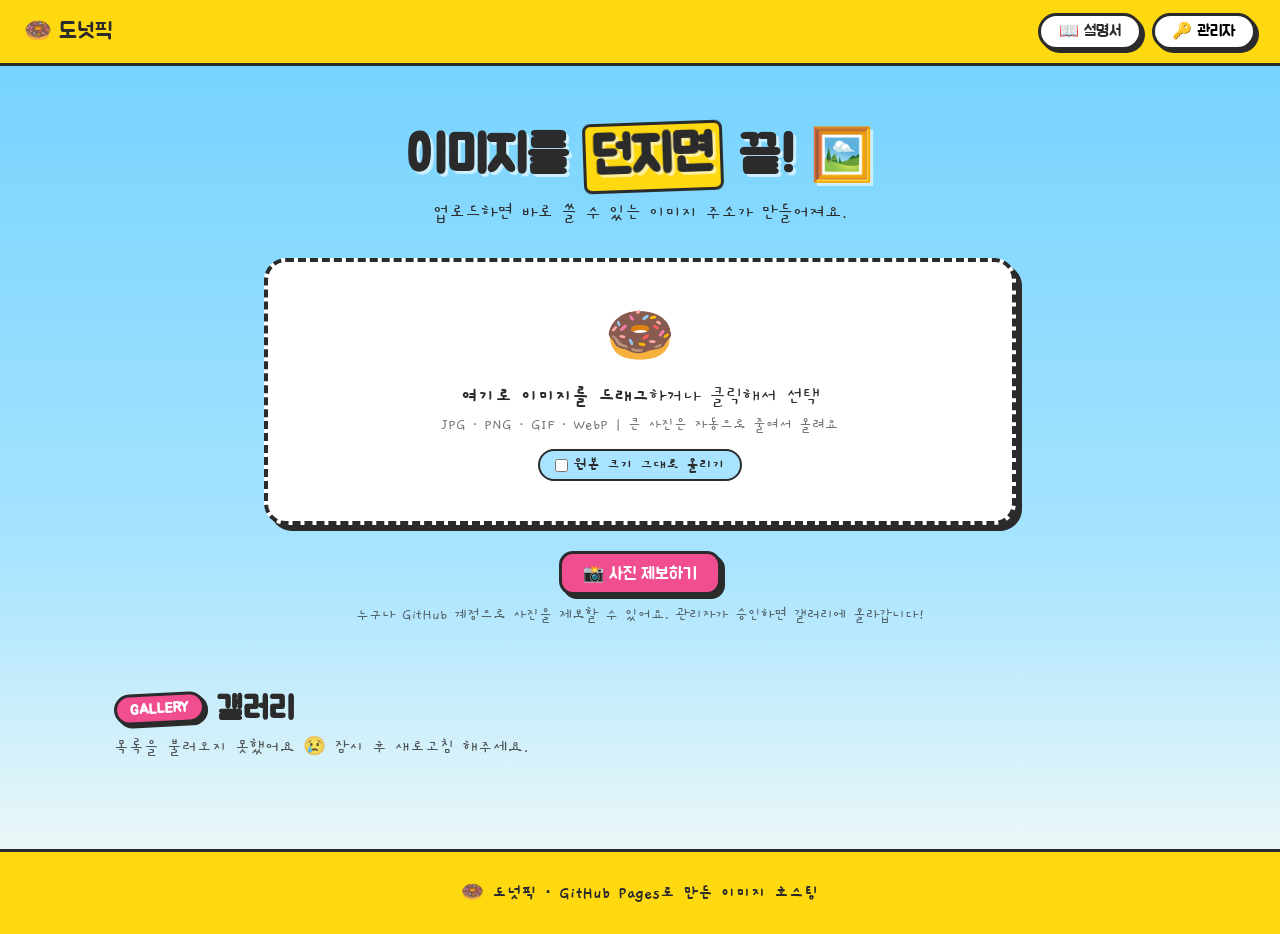
<file: index.html>
<!DOCTYPE html>
<html lang="ko">
<head>
  <meta charset="UTF-8">
  <meta name="viewport" content="width=device-width, initial-scale=1.0">
  <title>🍩 도넛픽 - 나만의 이미지 호스팅</title>
  <meta name="description" content="드래그하면 업로드 끝! GitHub 기반 무료 이미지 호스팅">
  <link rel="preconnect" href="https://fonts.googleapis.com">
  <link rel="preconnect" href="https://fonts.gstatic.com" crossorigin>
  <link href="https://fonts.googleapis.com/css2?family=Jua&family=Gaegu:wght@400;700&display=swap" rel="stylesheet">
  <link rel="stylesheet" href="css/style.css">
  <link rel="icon" href="data:image/svg+xml,<svg xmlns='http://www.w3.org/2000/svg' viewBox='0 0 100 100'><text y='.9em' font-size='90'>🍩</text></svg>">
</head>
<body>

  <!-- 구름 배경 -->
  <div class="sky">
    <div class="cloud cloud-1"></div>
    <div class="cloud cloud-2"></div>
    <div class="cloud cloud-3"></div>
  </div>

  <!-- 네비게이션 -->
  <nav class="nav">
    <a href="#" class="nav-logo">🍩 도넛픽</a>
    <div class="nav-links">
      <a class="nav-btn" href="manual.html" style="text-decoration:none; color:var(--ink); display:inline-block;">📖 설명서</a>
      <button class="nav-btn" id="settings-btn">🔑 관리자</button>
    </div>
  </nav>

  <!-- 히어로 + 업로드 -->
  <header class="hero">
    <h1 class="hero-title">이미지를 <span class="highlight">던지면</span> 끝! 🖼️</h1>
    <p class="hero-sub">업로드하면 바로 쓸 수 있는 이미지 주소가 만들어져요.</p>

    <div class="dropzone" id="dropzone">
      <div class="dropzone-inner">
        <div class="dropzone-emoji">🍩</div>
        <p class="dropzone-text"><strong>여기로 이미지를 드래그</strong>하거나 클릭해서 선택</p>
        <p class="dropzone-hint">JPG · PNG · GIF · WebP | 큰 사진은 자동으로 줄여서 올려요</p>
        <label class="resize-toggle">
          <input type="checkbox" id="keep-original"> 원본 크기 그대로 올리기
        </label>
      </div>
      <input type="file" id="file-input" accept="image/*" multiple hidden>
    </div>

    <div class="upload-status" id="upload-status" hidden></div>

    <div class="guest-upload">
      <a class="btn btn-pink" href="https://github.com/aisays/aisays.github.io/issues/new?template=photo.yml" target="_blank" rel="noopener">📸 사진 제보하기</a>
      <p class="guest-hint">누구나 GitHub 계정으로 사진을 제보할 수 있어요. 관리자가 승인하면 갤러리에 올라갑니다!</p>
    </div>
  </header>

  <!-- 갤러리 -->
  <main class="section">
    <h2 class="section-title"><span class="title-chip chip-pink">GALLERY</span> 갤러리</h2>
    <p class="section-sub" id="gallery-count">사진을 불러오는 중... ⏳</p>
    <div class="gallery" id="gallery"></div>
    <p class="gallery-empty" id="gallery-empty" hidden>아직 사진이 없어요. 첫 이미지를 올려 보세요! 🎈</p>
  </main>

  <!-- 사진 크게 보기 -->
  <div class="modal" id="lightbox" hidden>
    <div class="modal-box lightbox-box">
      <button class="modal-close" id="lightbox-close" aria-label="닫기">✕</button>
      <img class="lightbox-img" id="lightbox-img" alt="">
      <p class="lightbox-name" id="lightbox-name"></p>
      <div class="lightbox-actions">
        <button class="btn btn-blue" id="copy-url">🔗 이미지 주소 복사</button>
        <button class="btn btn-pink" id="copy-md">📝 마크다운 복사</button>
        <button class="btn btn-danger" id="delete-img" hidden>🗑️ 삭제</button>
      </div>
      <p class="lightbox-hint">방금 올린 사진의 주소는 반영까지 1분 정도 걸릴 수 있어요.</p>
    </div>
  </div>

  <!-- 관리자 설정 -->
  <div class="modal" id="settings-modal" hidden>
    <div class="modal-box">
      <button class="modal-close" id="settings-close" aria-label="닫기">✕</button>
      <h2 class="modal-title">🔑 관리자 설정</h2>
      <p class="settings-desc">
        업로드하려면 GitHub 토큰이 필요해요. 토큰은 <strong>이 브라우저에만</strong> 저장됩니다.<br><br>
        <strong>토큰 만드는 법:</strong> GitHub → Settings → Developer settings →
        Fine-grained tokens → Generate new token →
        Repository access에서 <code>aisays.github.io</code>만 선택 →
        Permissions에서 <code>Contents: Read and write</code> → 생성 후 복사
      </p>
      <input type="password" class="token-input" id="token-input" placeholder="github_pat_... 붙여넣기">
      <div class="lightbox-actions">
        <button class="btn btn-blue" id="token-save">저장</button>
        <button class="btn btn-danger" id="token-clear">토큰 삭제</button>
      </div>
      <p class="settings-status" id="settings-status"></p>
    </div>
  </div>

  <div class="toast" id="toast" hidden></div>

  <footer class="footer">
    <p>🍩 도넛픽 · GitHub Pages로 만든 이미지 호스팅</p>
  </footer>

  <script src="js/app.js"></script>
</body>
</html>
</file>
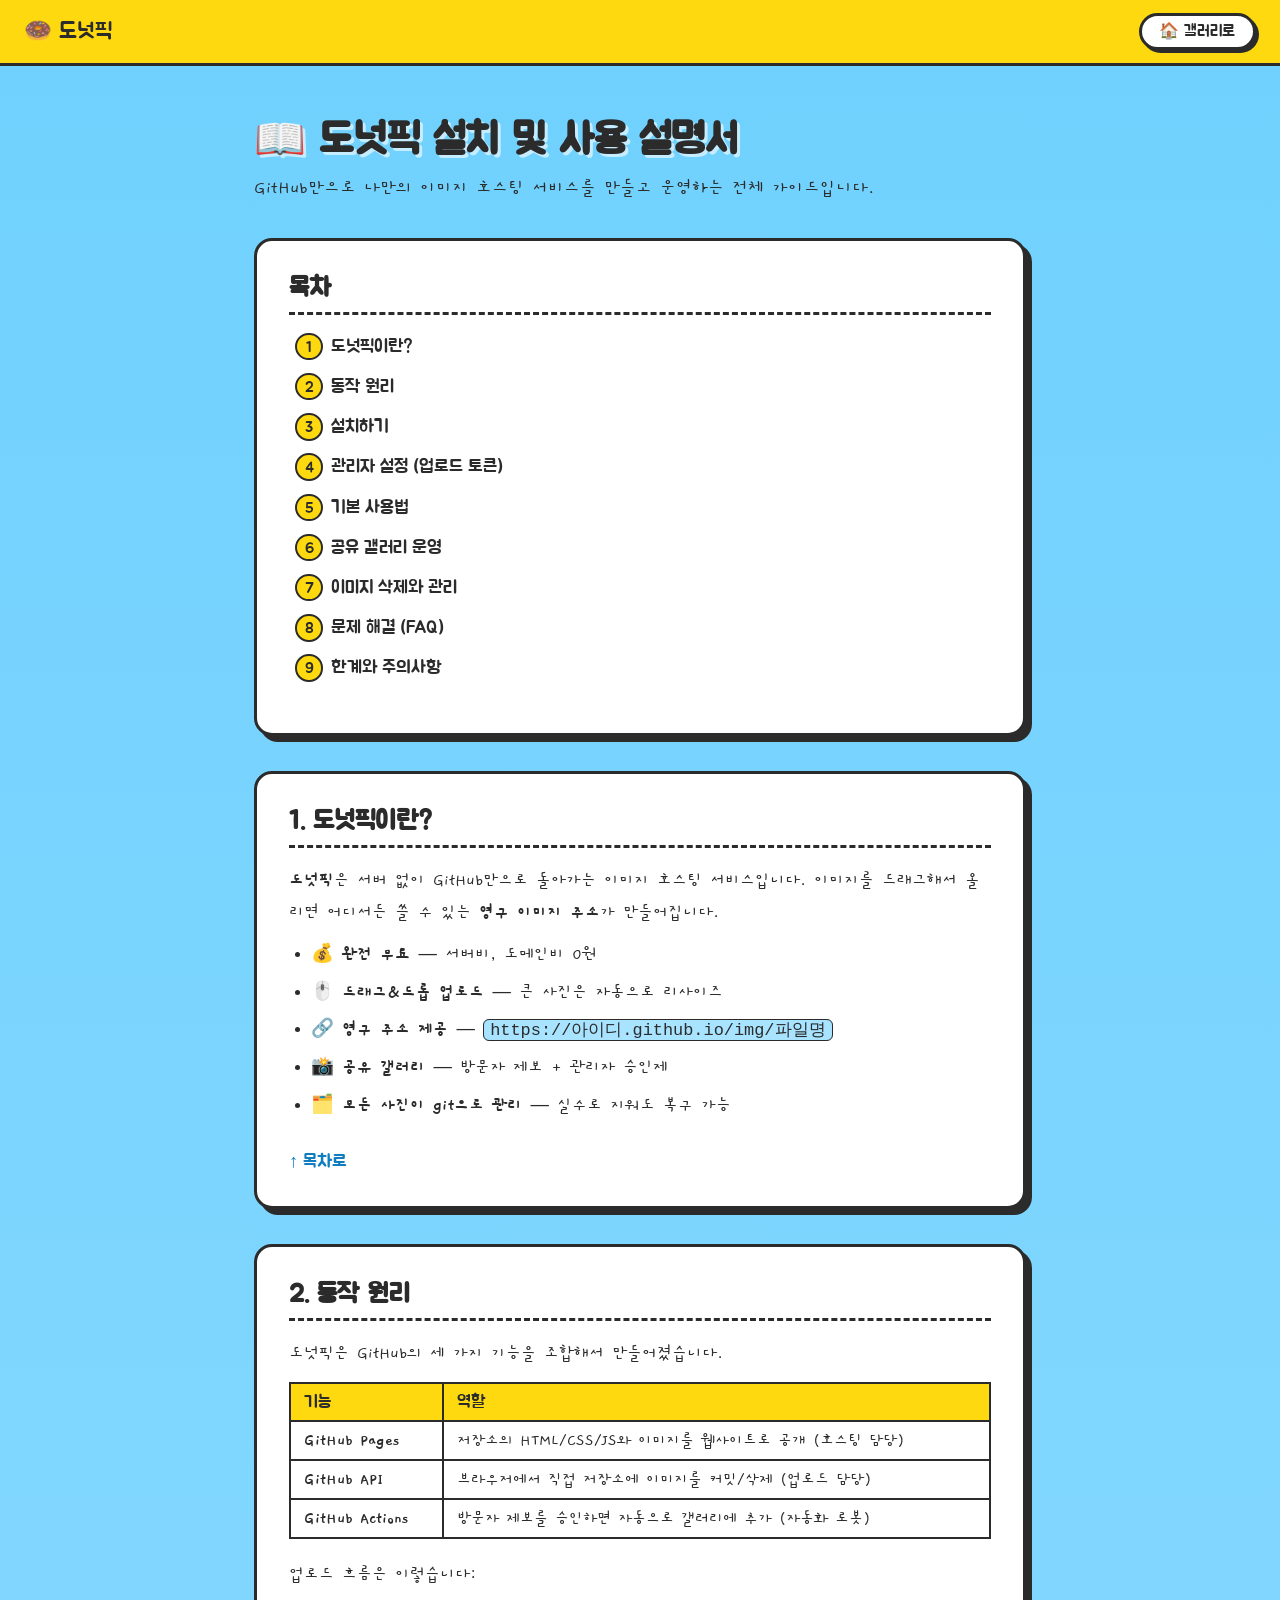
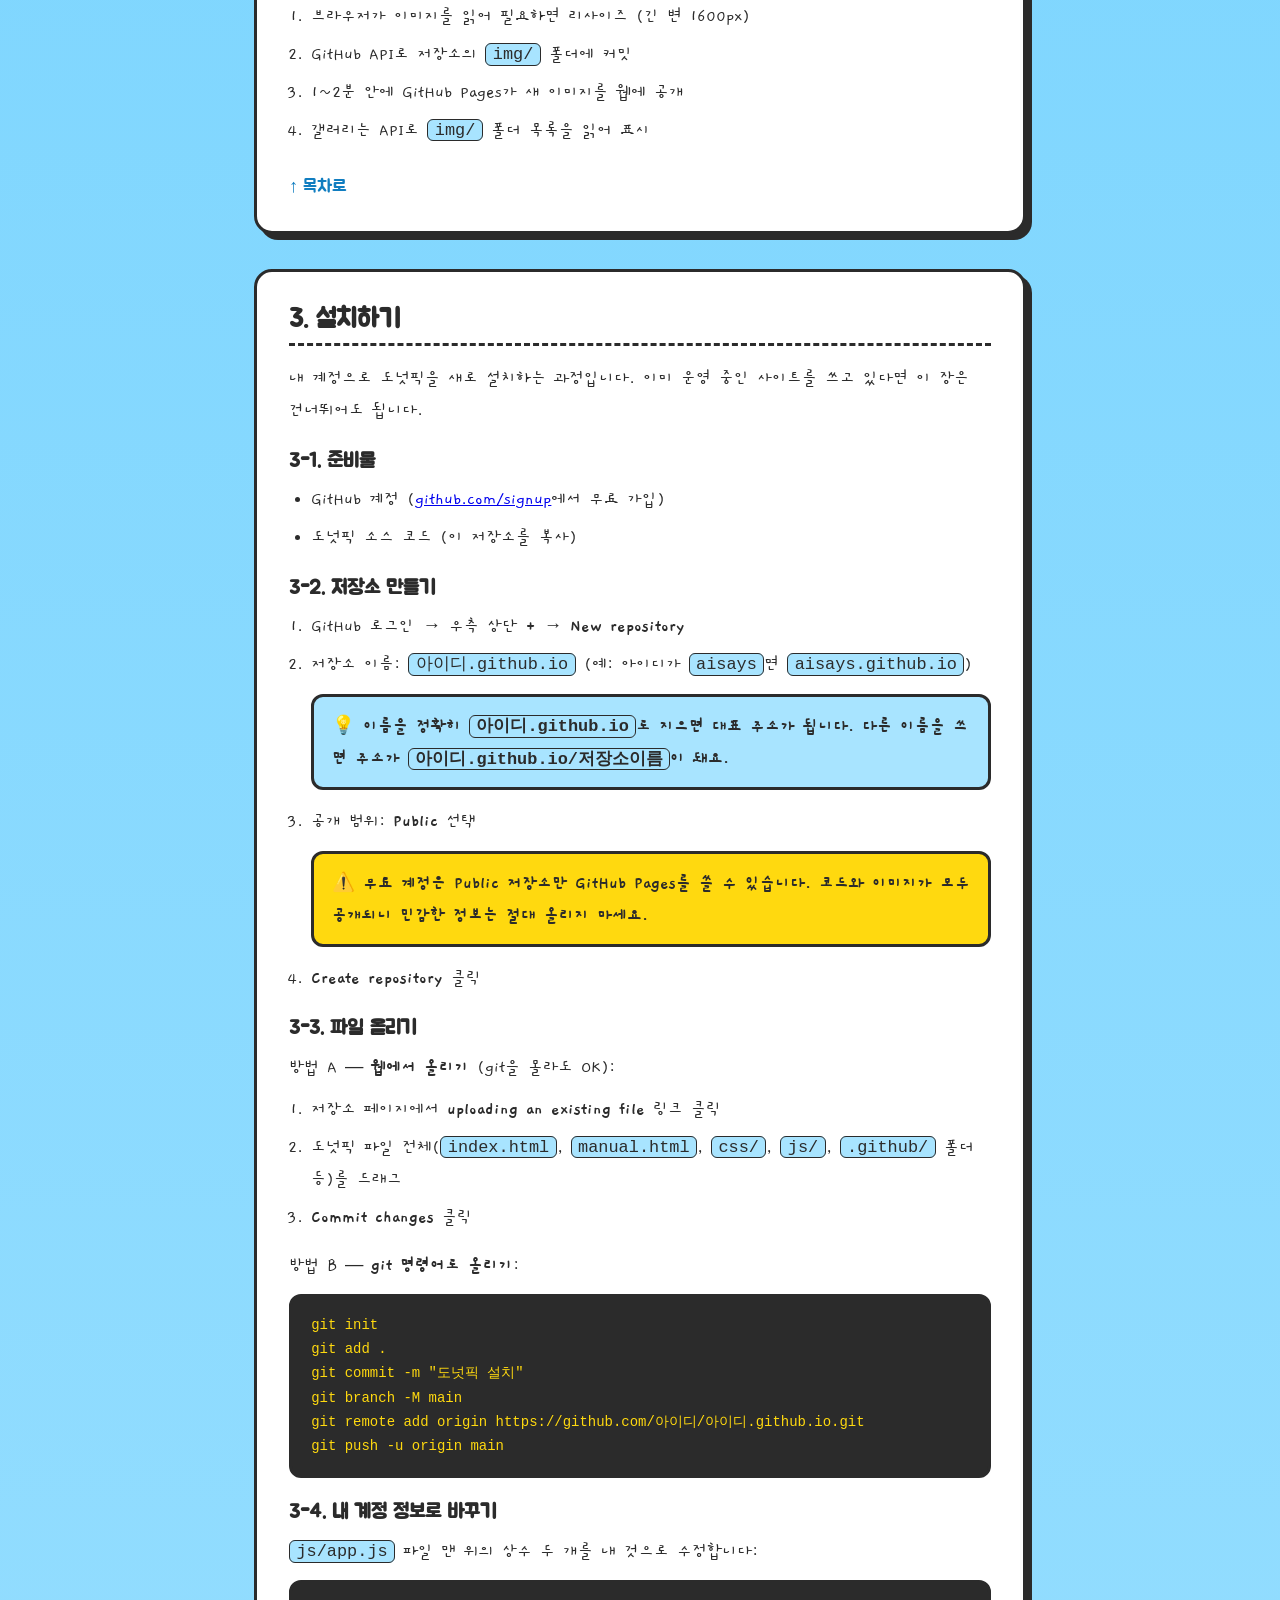
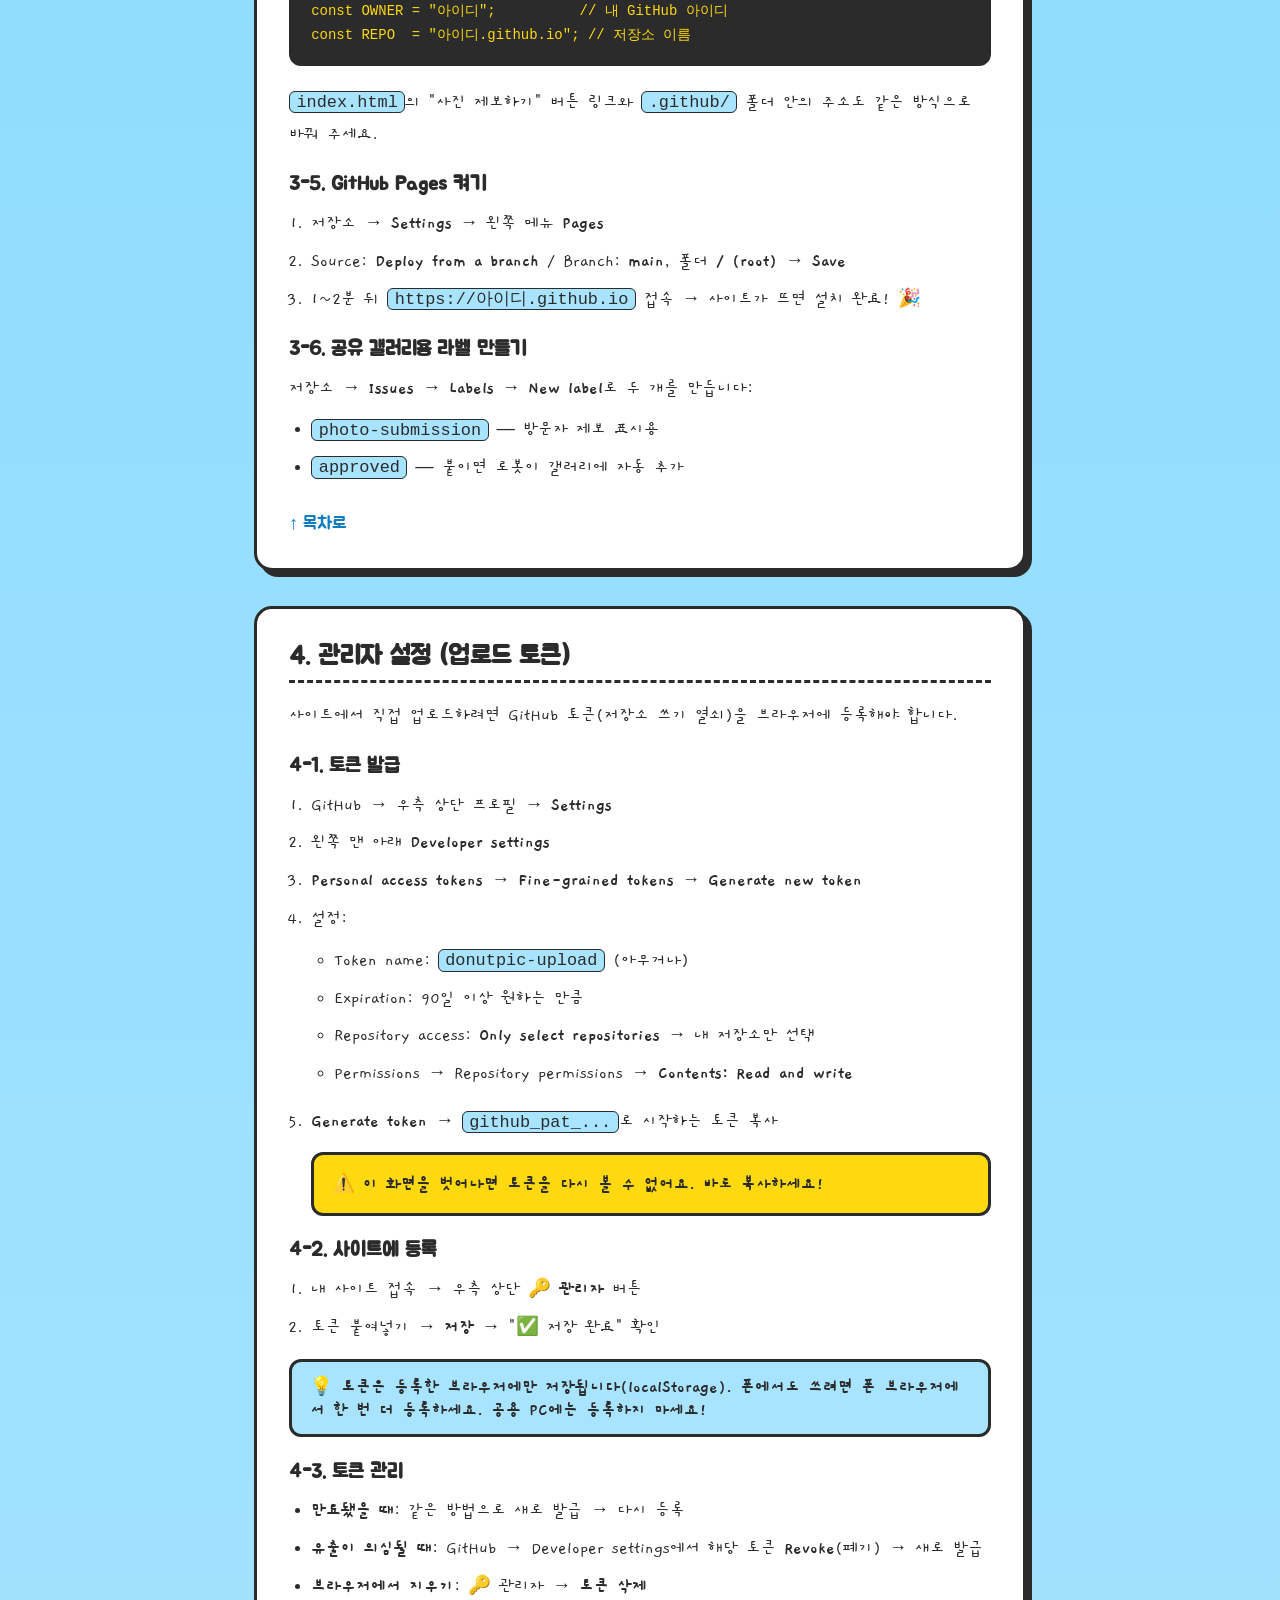
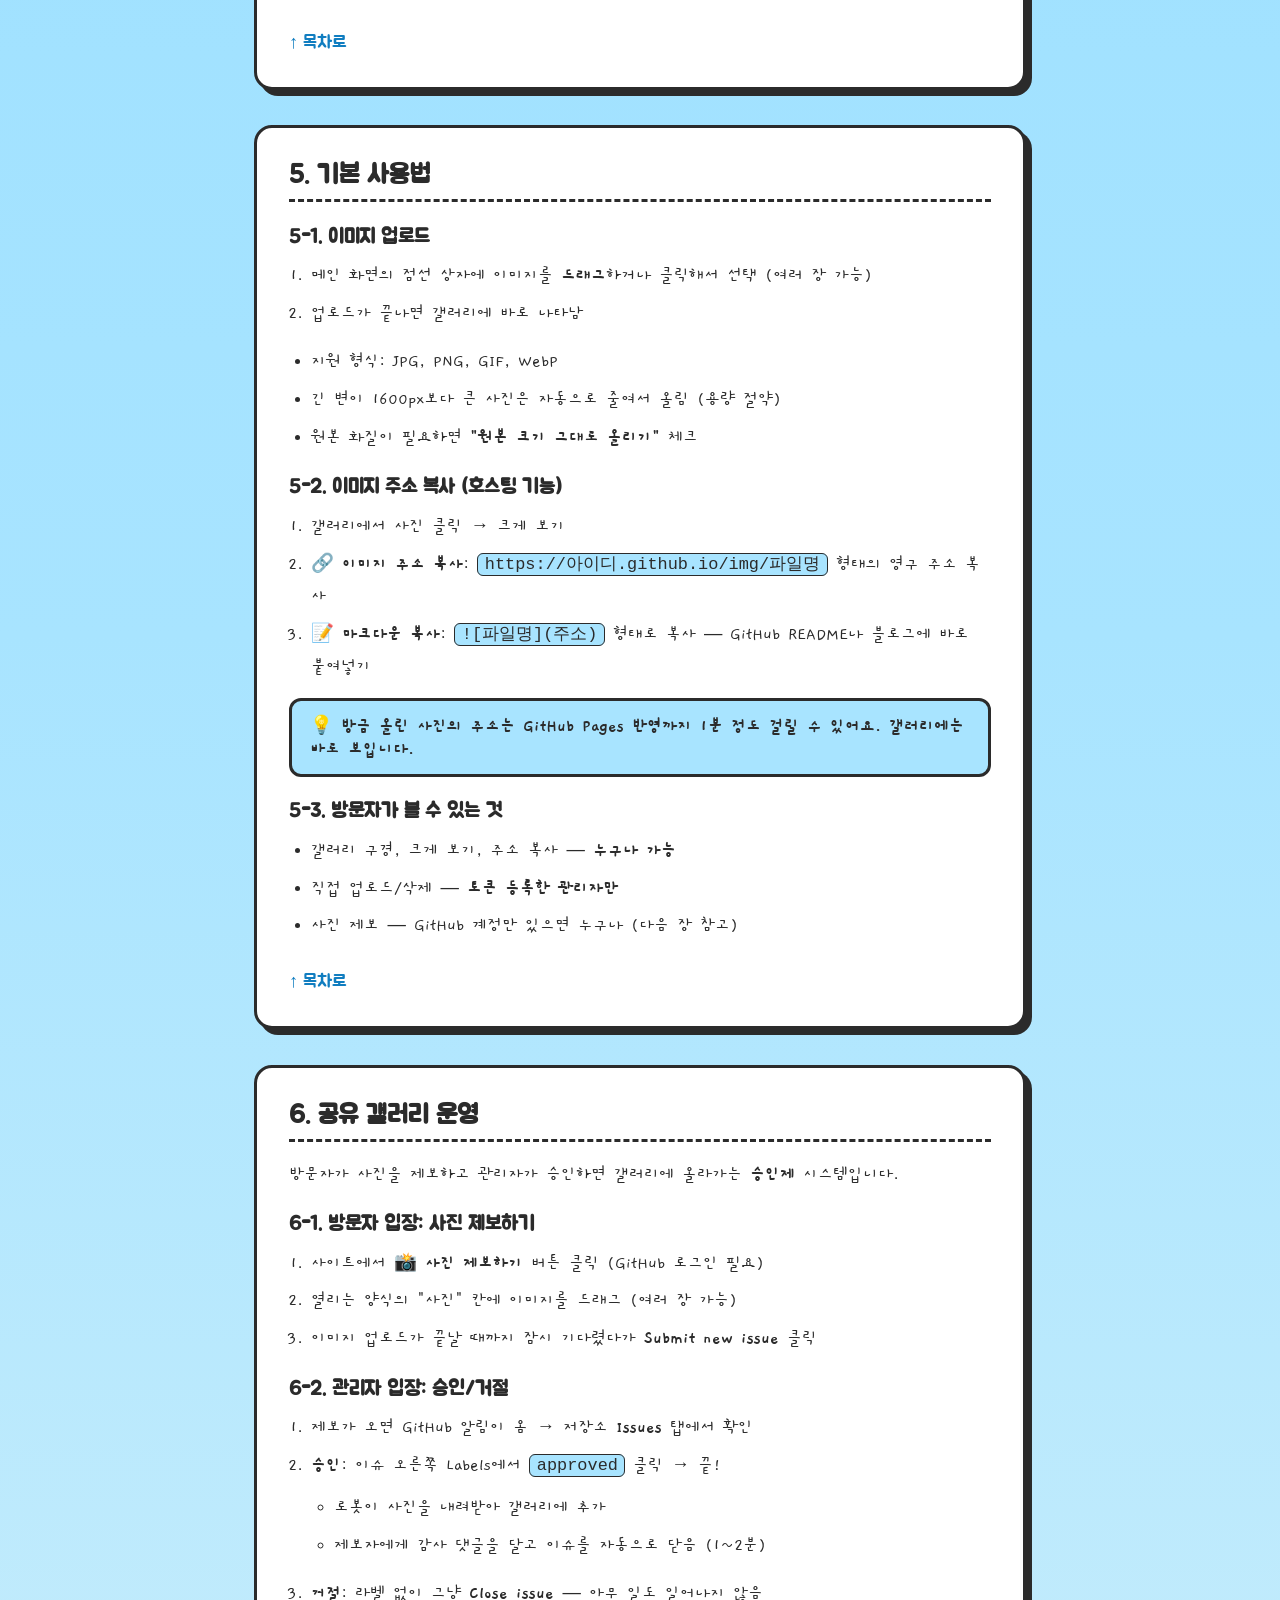
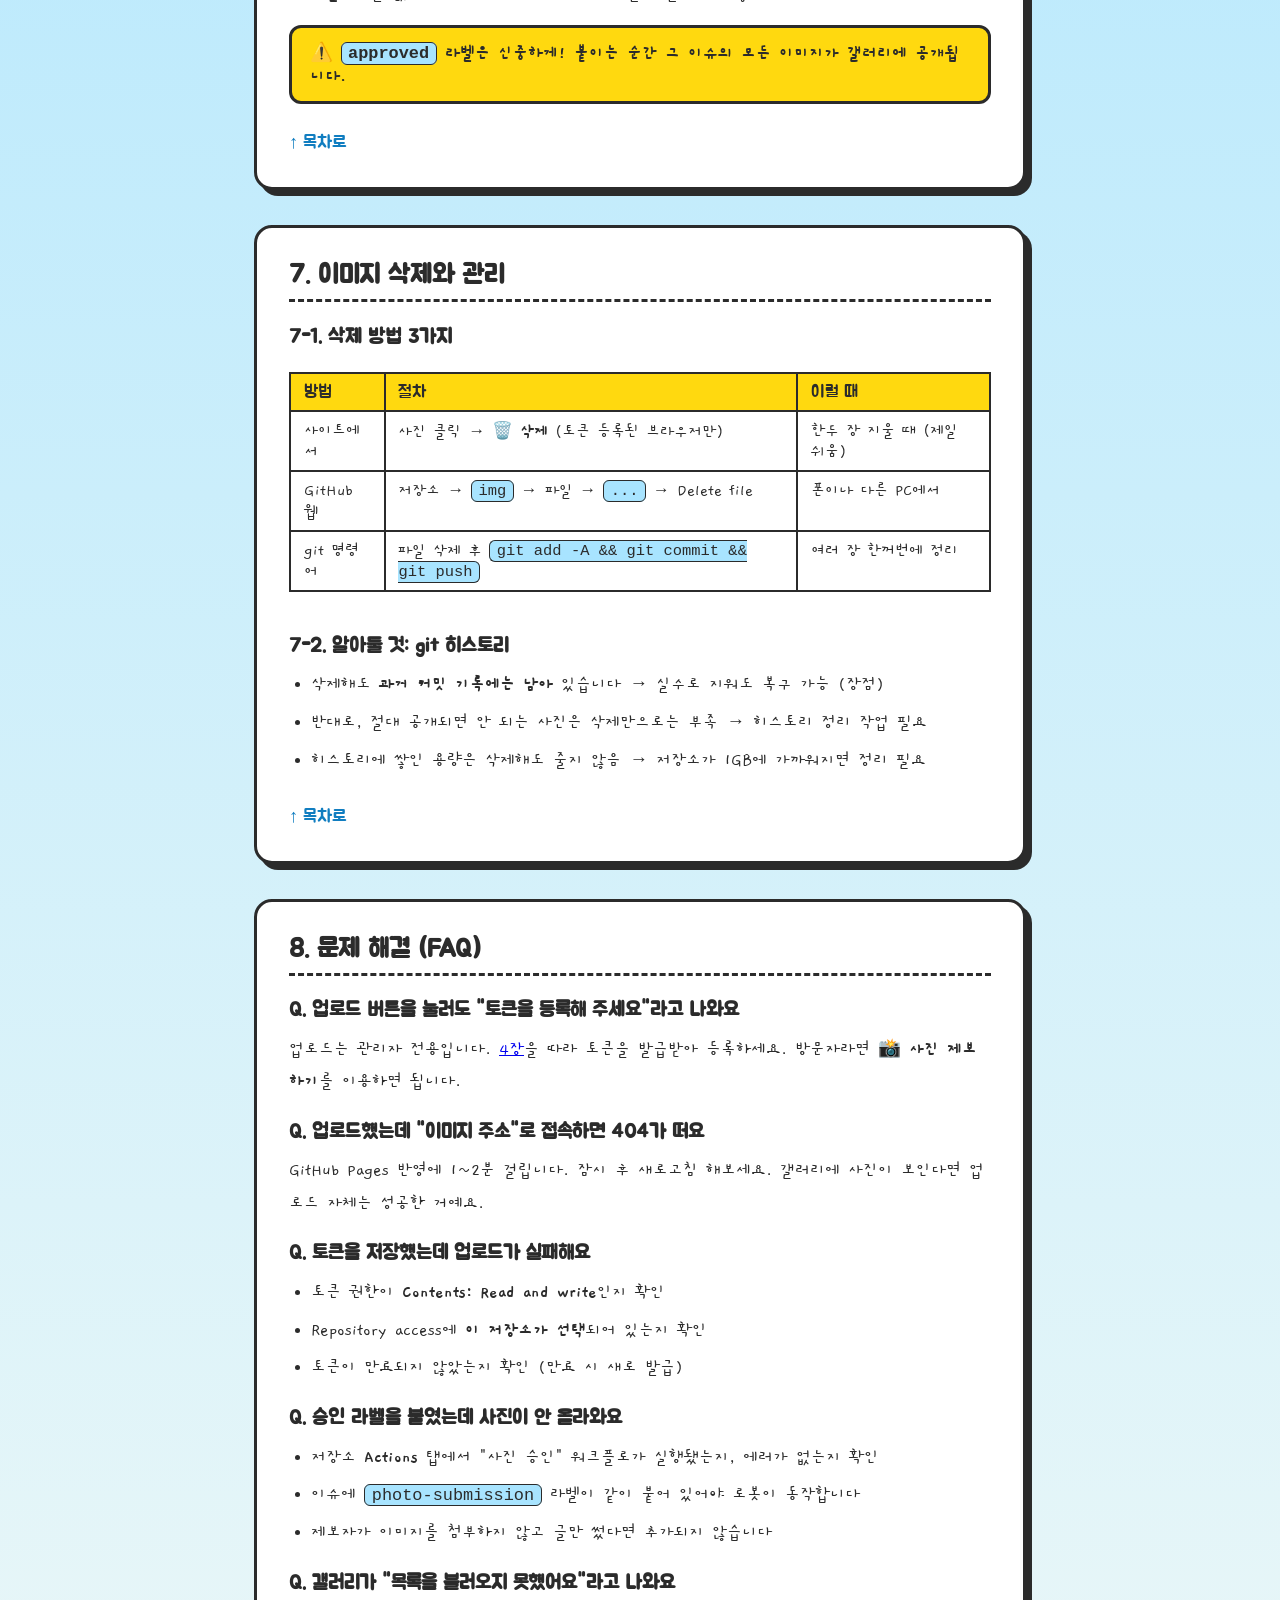
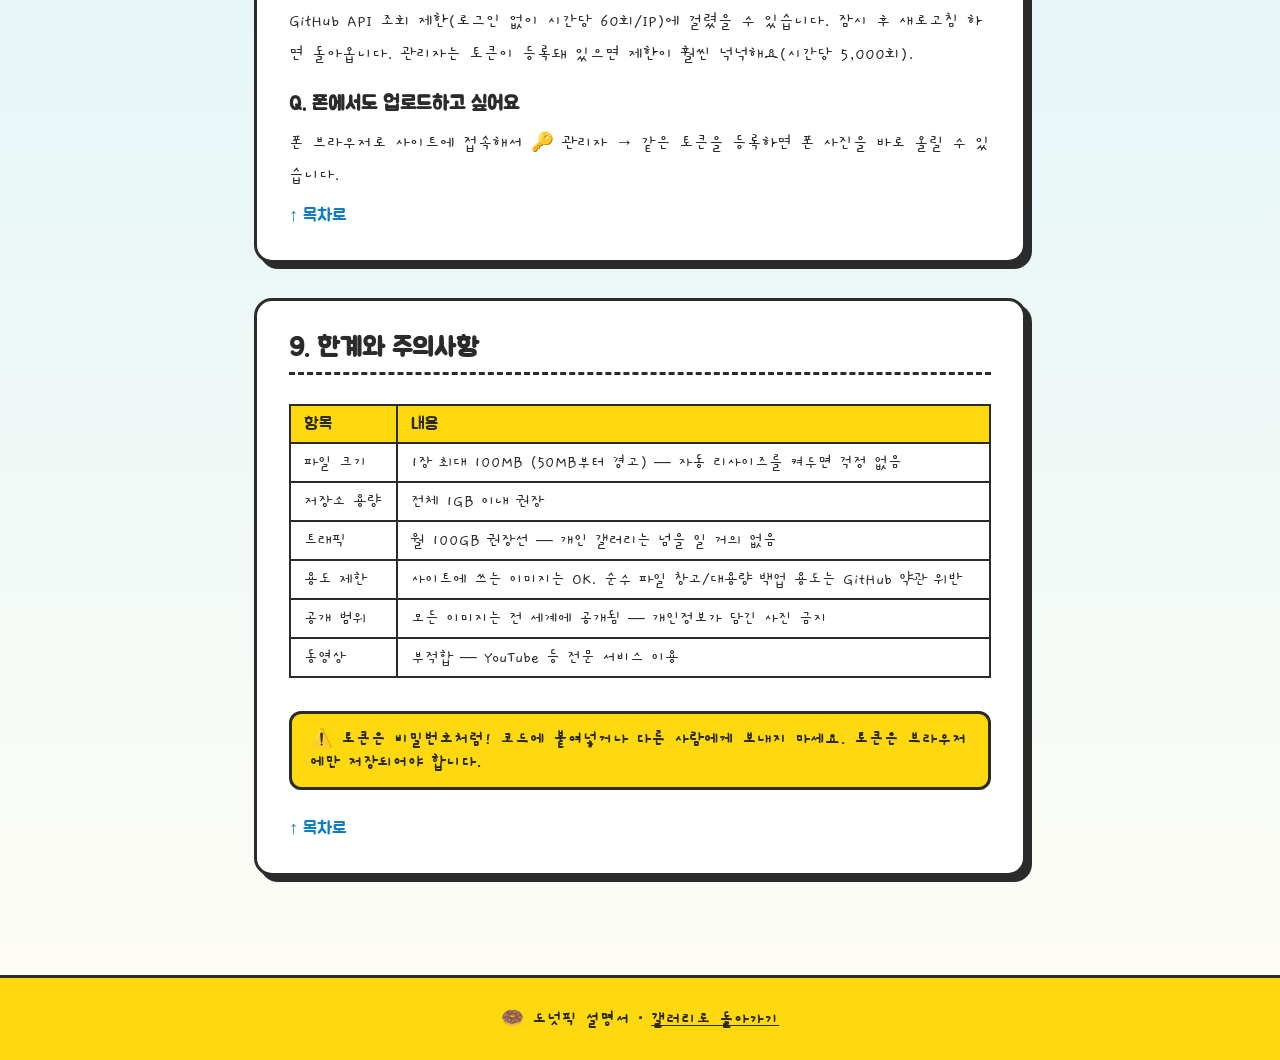
<file: manual.html>
<!DOCTYPE html>
<html lang="ko">
<head>
  <meta charset="UTF-8">
  <meta name="viewport" content="width=device-width, initial-scale=1.0">
  <title>📖 도넛픽 설치 및 사용 설명서</title>
  <meta name="description" content="도넛픽 이미지 호스팅 설치부터 운영까지 전체 가이드">
  <link rel="preconnect" href="https://fonts.googleapis.com">
  <link rel="preconnect" href="https://fonts.gstatic.com" crossorigin>
  <link href="https://fonts.googleapis.com/css2?family=Jua&family=Gaegu:wght@400;700&display=swap" rel="stylesheet">
  <link rel="stylesheet" href="css/style.css">
  <link rel="icon" href="data:image/svg+xml,<svg xmlns='http://www.w3.org/2000/svg' viewBox='0 0 100 100'><text y='.9em' font-size='90'>📖</text></svg>">
  <style>
    /* 설명서 전용 스타일 */
    .doc {
      position: relative;
      z-index: 1;
      max-width: 820px;
      margin: 0 auto;
      padding: 3rem 1.5rem 4rem;
    }
    .doc-card {
      background: #fff;
      border: var(--outline);
      border-radius: 18px;
      box-shadow: var(--shadow);
      padding: 2rem;
      margin-bottom: 2.2rem;
    }
    .doc h1 {
      font-size: clamp(1.9rem, 5vw, 2.6rem);
      margin-bottom: 0.4rem;
      text-shadow: 3px 3px 0 rgba(255,255,255,0.6);
    }
    .doc-intro { font-size: 1.2rem; margin-bottom: 2rem; }
    .doc h2 {
      font-size: 1.6rem;
      margin-bottom: 1rem;
      padding-bottom: 0.5rem;
      border-bottom: 3px dashed var(--ink);
      scroll-margin-top: 5rem;
    }
    .doc h3 { font-size: 1.25rem; margin: 1.4rem 0 0.6rem; }
    .doc p, .doc li { line-height: 1.75; }
    .doc ol, .doc ul { padding-left: 1.4rem; margin: 0.6rem 0 1rem; }
    .doc li { margin-bottom: 0.35rem; }
    .doc code {
      font-family: Consolas, monospace;
      font-size: 0.92em;
      background: var(--sky-light);
      border: 1.5px solid var(--ink);
      border-radius: 6px;
      padding: 0.05rem 0.4rem;
    }
    .doc pre {
      background: var(--ink);
      color: #FFD90F;
      font-family: Consolas, monospace;
      font-size: 0.95rem;
      border-radius: 12px;
      border: var(--outline);
      padding: 1rem 1.2rem;
      overflow-x: auto;
      margin: 0.8rem 0 1.2rem;
      line-height: 1.6;
    }
    .doc pre code { background: none; border: none; padding: 0; color: inherit; }
    .toc ol { counter-reset: toc; list-style: none; padding-left: 0.4rem; }
    .toc li { margin-bottom: 0.5rem; }
    .toc a {
      font-family: 'Jua', sans-serif;
      font-size: 1.15rem;
      color: var(--ink);
      text-decoration: none;
    }
    .toc a:hover { color: var(--pink); }
    .toc .toc-num {
      display: inline-grid;
      place-items: center;
      width: 1.8em; height: 1.8em;
      margin-right: 0.5rem;
      background: var(--yellow);
      border: 2px solid var(--ink);
      border-radius: 50%;
      font-size: 0.95rem;
    }
    .tip, .warn {
      border: var(--outline);
      border-radius: 12px;
      padding: 0.8rem 1.1rem;
      margin: 0.9rem 0;
      font-weight: 700;
    }
    .tip  { background: var(--sky-light); }
    .warn { background: var(--yellow); }
    .doc table {
      width: 100%;
      border-collapse: collapse;
      margin: 0.8rem 0 1.2rem;
      font-size: 1.05rem;
    }
    .doc th, .doc td {
      border: 2px solid var(--ink);
      padding: 0.5rem 0.8rem;
      text-align: left;
      vertical-align: top;
    }
    .doc th { background: var(--yellow); font-family: 'Jua', sans-serif; font-weight: 400; }
    .doc-table-wrap { overflow-x: auto; }
    .top-link {
      font-family: 'Jua', sans-serif;
      display: inline-block;
      margin-top: 0.8rem;
      color: var(--blue);
      text-decoration: none;
    }
  </style>
</head>
<body>

  <div class="sky">
    <div class="cloud cloud-1"></div>
    <div class="cloud cloud-2"></div>
    <div class="cloud cloud-3"></div>
  </div>

  <nav class="nav">
    <a href="index.html" class="nav-logo">🍩 도넛픽</a>
    <div class="nav-links">
      <a class="nav-btn" href="index.html" style="text-decoration:none; color:var(--ink);">🏠 갤러리로</a>
    </div>
  </nav>

  <main class="doc" id="top">
    <h1>📖 도넛픽 설치 및 사용 설명서</h1>
    <p class="doc-intro">GitHub만으로 나만의 이미지 호스팅 서비스를 만들고 운영하는 전체 가이드입니다.</p>

    <!-- 목차 -->
    <section class="doc-card toc">
      <h2 id="toc">목차</h2>
      <ol>
        <li><a href="#ch1"><span class="toc-num">1</span>도넛픽이란?</a></li>
        <li><a href="#ch2"><span class="toc-num">2</span>동작 원리</a></li>
        <li><a href="#ch3"><span class="toc-num">3</span>설치하기</a></li>
        <li><a href="#ch4"><span class="toc-num">4</span>관리자 설정 (업로드 토큰)</a></li>
        <li><a href="#ch5"><span class="toc-num">5</span>기본 사용법</a></li>
        <li><a href="#ch6"><span class="toc-num">6</span>공유 갤러리 운영</a></li>
        <li><a href="#ch7"><span class="toc-num">7</span>이미지 삭제와 관리</a></li>
        <li><a href="#ch8"><span class="toc-num">8</span>문제 해결 (FAQ)</a></li>
        <li><a href="#ch9"><span class="toc-num">9</span>한계와 주의사항</a></li>
      </ol>
    </section>

    <!-- 1 -->
    <section class="doc-card">
      <h2 id="ch1">1. 도넛픽이란?</h2>
      <p><strong>도넛픽</strong>은 서버 없이 GitHub만으로 돌아가는 이미지 호스팅 서비스입니다.
      이미지를 드래그해서 올리면 어디서든 쓸 수 있는 <strong>영구 이미지 주소</strong>가 만들어집니다.</p>
      <ul>
        <li>💰 <strong>완전 무료</strong> — 서버비, 도메인비 0원</li>
        <li>🖱️ <strong>드래그&amp;드롭 업로드</strong> — 큰 사진은 자동으로 리사이즈</li>
        <li>🔗 <strong>영구 주소 제공</strong> — <code>https://아이디.github.io/img/파일명</code></li>
        <li>📸 <strong>공유 갤러리</strong> — 방문자 제보 + 관리자 승인제</li>
        <li>🗂️ <strong>모든 사진이 git으로 관리</strong> — 실수로 지워도 복구 가능</li>
      </ul>
      <a class="top-link" href="#toc">↑ 목차로</a>
    </section>

    <!-- 2 -->
    <section class="doc-card">
      <h2 id="ch2">2. 동작 원리</h2>
      <p>도넛픽은 GitHub의 세 가지 기능을 조합해서 만들어졌습니다.</p>
      <div class="doc-table-wrap">
      <table>
        <tr><th>기능</th><th>역할</th></tr>
        <tr><td><strong>GitHub Pages</strong></td><td>저장소의 HTML/CSS/JS와 이미지를 웹사이트로 공개 (호스팅 담당)</td></tr>
        <tr><td><strong>GitHub API</strong></td><td>브라우저에서 직접 저장소에 이미지를 커밋/삭제 (업로드 담당)</td></tr>
        <tr><td><strong>GitHub Actions</strong></td><td>방문자 제보를 승인하면 자동으로 갤러리에 추가 (자동화 로봇)</td></tr>
      </table>
      </div>
      <p>업로드 흐름은 이렇습니다:</p>
      <ol>
        <li>브라우저가 이미지를 읽어 필요하면 리사이즈 (긴 변 1600px)</li>
        <li>GitHub API로 저장소의 <code>img/</code> 폴더에 커밋</li>
        <li>1~2분 안에 GitHub Pages가 새 이미지를 웹에 공개</li>
        <li>갤러리는 API로 <code>img/</code> 폴더 목록을 읽어 표시</li>
      </ol>
      <a class="top-link" href="#toc">↑ 목차로</a>
    </section>

    <!-- 3 -->
    <section class="doc-card">
      <h2 id="ch3">3. 설치하기</h2>
      <p>내 계정으로 도넛픽을 새로 설치하는 과정입니다. 이미 운영 중인 사이트를 쓰고 있다면 이 장은 건너뛰어도 됩니다.</p>

      <h3>3-1. 준비물</h3>
      <ul>
        <li>GitHub 계정 (<a href="https://github.com/signup" target="_blank" rel="noopener">github.com/signup</a>에서 무료 가입)</li>
        <li>도넛픽 소스 코드 (이 저장소를 복사)</li>
      </ul>

      <h3>3-2. 저장소 만들기</h3>
      <ol>
        <li>GitHub 로그인 → 우측 상단 <strong>+</strong> → <strong>New repository</strong></li>
        <li>저장소 이름: <code>아이디.github.io</code> (예: 아이디가 <code>aisays</code>면 <code>aisays.github.io</code>)
          <div class="tip">💡 이름을 정확히 <code>아이디.github.io</code>로 지으면 대표 주소가 됩니다. 다른 이름을 쓰면 주소가 <code>아이디.github.io/저장소이름</code>이 돼요.</div>
        </li>
        <li>공개 범위: <strong>Public</strong> 선택
          <div class="warn">⚠️ 무료 계정은 Public 저장소만 GitHub Pages를 쓸 수 있습니다. 코드와 이미지가 모두 공개되니 민감한 정보는 절대 올리지 마세요.</div>
        </li>
        <li><strong>Create repository</strong> 클릭</li>
      </ol>

      <h3>3-3. 파일 올리기</h3>
      <p>방법 A — <strong>웹에서 올리기</strong> (git을 몰라도 OK):</p>
      <ol>
        <li>저장소 페이지에서 <strong>uploading an existing file</strong> 링크 클릭</li>
        <li>도넛픽 파일 전체(<code>index.html</code>, <code>manual.html</code>, <code>css/</code>, <code>js/</code>, <code>.github/</code> 폴더 등)를 드래그</li>
        <li><strong>Commit changes</strong> 클릭</li>
      </ol>
      <p>방법 B — <strong>git 명령어로 올리기</strong>:</p>
      <pre><code>git init
git add .
git commit -m "도넛픽 설치"
git branch -M main
git remote add origin https://github.com/아이디/아이디.github.io.git
git push -u origin main</code></pre>

      <h3>3-4. 내 계정 정보로 바꾸기</h3>
      <p><code>js/app.js</code> 파일 맨 위의 상수 두 개를 내 것으로 수정합니다:</p>
      <pre><code>const OWNER = "아이디";          // 내 GitHub 아이디
const REPO  = "아이디.github.io"; // 저장소 이름</code></pre>
      <p><code>index.html</code>의 "사진 제보하기" 버튼 링크와 <code>.github/</code> 폴더 안의 주소도 같은 방식으로 바꿔 주세요.</p>

      <h3>3-5. GitHub Pages 켜기</h3>
      <ol>
        <li>저장소 → <strong>Settings</strong> → 왼쪽 메뉴 <strong>Pages</strong></li>
        <li>Source: <strong>Deploy from a branch</strong> / Branch: <strong>main</strong>, 폴더 <strong>/ (root)</strong> → <strong>Save</strong></li>
        <li>1~2분 뒤 <code>https://아이디.github.io</code> 접속 → 사이트가 뜨면 설치 완료! 🎉</li>
      </ol>

      <h3>3-6. 공유 갤러리용 라벨 만들기</h3>
      <p>저장소 → <strong>Issues</strong> → <strong>Labels</strong> → <strong>New label</strong>로 두 개를 만듭니다:</p>
      <ul>
        <li><code>photo-submission</code> — 방문자 제보 표시용</li>
        <li><code>approved</code> — 붙이면 로봇이 갤러리에 자동 추가</li>
      </ul>
      <a class="top-link" href="#toc">↑ 목차로</a>
    </section>

    <!-- 4 -->
    <section class="doc-card">
      <h2 id="ch4">4. 관리자 설정 (업로드 토큰)</h2>
      <p>사이트에서 직접 업로드하려면 GitHub 토큰(저장소 쓰기 열쇠)을 브라우저에 등록해야 합니다.</p>

      <h3>4-1. 토큰 발급</h3>
      <ol>
        <li>GitHub → 우측 상단 프로필 → <strong>Settings</strong></li>
        <li>왼쪽 맨 아래 <strong>Developer settings</strong></li>
        <li><strong>Personal access tokens → Fine-grained tokens</strong> → <strong>Generate new token</strong></li>
        <li>설정:
          <ul>
            <li>Token name: <code>donutpic-upload</code> (아무거나)</li>
            <li>Expiration: 90일 이상 원하는 만큼</li>
            <li>Repository access: <strong>Only select repositories</strong> → 내 저장소만 선택</li>
            <li>Permissions → Repository permissions → <strong>Contents: Read and write</strong></li>
          </ul>
        </li>
        <li><strong>Generate token</strong> → <code>github_pat_...</code>로 시작하는 토큰 복사
          <div class="warn">⚠️ 이 화면을 벗어나면 토큰을 다시 볼 수 없어요. 바로 복사하세요!</div>
        </li>
      </ol>

      <h3>4-2. 사이트에 등록</h3>
      <ol>
        <li>내 사이트 접속 → 우측 상단 <strong>🔑 관리자</strong> 버튼</li>
        <li>토큰 붙여넣기 → <strong>저장</strong> → "✅ 저장 완료" 확인</li>
      </ol>
      <div class="tip">💡 토큰은 등록한 브라우저에만 저장됩니다(localStorage). 폰에서도 쓰려면 폰 브라우저에서 한 번 더 등록하세요. 공용 PC에는 등록하지 마세요!</div>

      <h3>4-3. 토큰 관리</h3>
      <ul>
        <li><strong>만료됐을 때</strong>: 같은 방법으로 새로 발급 → 다시 등록</li>
        <li><strong>유출이 의심될 때</strong>: GitHub → Developer settings에서 해당 토큰 <strong>Revoke</strong>(폐기) → 새로 발급</li>
        <li><strong>브라우저에서 지우기</strong>: 🔑 관리자 → <strong>토큰 삭제</strong></li>
      </ul>
      <a class="top-link" href="#toc">↑ 목차로</a>
    </section>

    <!-- 5 -->
    <section class="doc-card">
      <h2 id="ch5">5. 기본 사용법</h2>

      <h3>5-1. 이미지 업로드</h3>
      <ol>
        <li>메인 화면의 점선 상자에 이미지를 <strong>드래그</strong>하거나 클릭해서 선택 (여러 장 가능)</li>
        <li>업로드가 끝나면 갤러리에 바로 나타남</li>
      </ol>
      <ul>
        <li>지원 형식: JPG, PNG, GIF, WebP</li>
        <li>긴 변이 1600px보다 큰 사진은 자동으로 줄여서 올림 (용량 절약)</li>
        <li>원본 화질이 필요하면 <strong>"원본 크기 그대로 올리기"</strong> 체크</li>
      </ul>

      <h3>5-2. 이미지 주소 복사 (호스팅 기능)</h3>
      <ol>
        <li>갤러리에서 사진 클릭 → 크게 보기</li>
        <li><strong>🔗 이미지 주소 복사</strong>: <code>https://아이디.github.io/img/파일명</code> 형태의 영구 주소 복사</li>
        <li><strong>📝 마크다운 복사</strong>: <code>![파일명](주소)</code> 형태로 복사 — GitHub README나 블로그에 바로 붙여넣기</li>
      </ol>
      <div class="tip">💡 방금 올린 사진의 주소는 GitHub Pages 반영까지 1분 정도 걸릴 수 있어요. 갤러리에는 바로 보입니다.</div>

      <h3>5-3. 방문자가 볼 수 있는 것</h3>
      <ul>
        <li>갤러리 구경, 크게 보기, 주소 복사 — <strong>누구나 가능</strong></li>
        <li>직접 업로드/삭제 — <strong>토큰 등록한 관리자만</strong></li>
        <li>사진 제보 — GitHub 계정만 있으면 누구나 (다음 장 참고)</li>
      </ul>
      <a class="top-link" href="#toc">↑ 목차로</a>
    </section>

    <!-- 6 -->
    <section class="doc-card">
      <h2 id="ch6">6. 공유 갤러리 운영</h2>
      <p>방문자가 사진을 제보하고 관리자가 승인하면 갤러리에 올라가는 <strong>승인제</strong> 시스템입니다.</p>

      <h3>6-1. 방문자 입장: 사진 제보하기</h3>
      <ol>
        <li>사이트에서 <strong>📸 사진 제보하기</strong> 버튼 클릭 (GitHub 로그인 필요)</li>
        <li>열리는 양식의 "사진" 칸에 이미지를 드래그 (여러 장 가능)</li>
        <li>이미지 업로드가 끝날 때까지 잠시 기다렸다가 <strong>Submit new issue</strong> 클릭</li>
      </ol>

      <h3>6-2. 관리자 입장: 승인/거절</h3>
      <ol>
        <li>제보가 오면 GitHub 알림이 옴 → 저장소 <strong>Issues</strong> 탭에서 확인</li>
        <li><strong>승인</strong>: 이슈 오른쪽 Labels에서 <code>approved</code> 클릭 → 끝!
          <ul>
            <li>로봇이 사진을 내려받아 갤러리에 추가</li>
            <li>제보자에게 감사 댓글을 달고 이슈를 자동으로 닫음 (1~2분)</li>
          </ul>
        </li>
        <li><strong>거절</strong>: 라벨 없이 그냥 <strong>Close issue</strong> — 아무 일도 일어나지 않음</li>
      </ol>
      <div class="warn">⚠️ <code>approved</code> 라벨은 신중하게! 붙이는 순간 그 이슈의 모든 이미지가 갤러리에 공개됩니다.</div>
      <a class="top-link" href="#toc">↑ 목차로</a>
    </section>

    <!-- 7 -->
    <section class="doc-card">
      <h2 id="ch7">7. 이미지 삭제와 관리</h2>

      <h3>7-1. 삭제 방법 3가지</h3>
      <div class="doc-table-wrap">
      <table>
        <tr><th>방법</th><th>절차</th><th>이럴 때</th></tr>
        <tr><td>사이트에서</td><td>사진 클릭 → <strong>🗑️ 삭제</strong> (토큰 등록된 브라우저만)</td><td>한두 장 지울 때 (제일 쉬움)</td></tr>
        <tr><td>GitHub 웹</td><td>저장소 → <code>img</code> → 파일 → <code>...</code> → Delete file</td><td>폰이나 다른 PC에서</td></tr>
        <tr><td>git 명령어</td><td>파일 삭제 후 <code>git add -A && git commit && git push</code></td><td>여러 장 한꺼번에 정리</td></tr>
      </table>
      </div>

      <h3>7-2. 알아둘 것: git 히스토리</h3>
      <ul>
        <li>삭제해도 <strong>과거 커밋 기록에는 남아</strong> 있습니다 → 실수로 지워도 복구 가능 (장점)</li>
        <li>반대로, 절대 공개되면 안 되는 사진은 삭제만으로는 부족 → 히스토리 정리 작업 필요</li>
        <li>히스토리에 쌓인 용량은 삭제해도 줄지 않음 → 저장소가 1GB에 가까워지면 정리 필요</li>
      </ul>
      <a class="top-link" href="#toc">↑ 목차로</a>
    </section>

    <!-- 8 -->
    <section class="doc-card">
      <h2 id="ch8">8. 문제 해결 (FAQ)</h2>

      <h3>Q. 업로드 버튼을 눌러도 "토큰을 등록해 주세요"라고 나와요</h3>
      <p>업로드는 관리자 전용입니다. <a href="#ch4">4장</a>을 따라 토큰을 발급받아 등록하세요. 방문자라면 <strong>📸 사진 제보하기</strong>를 이용하면 됩니다.</p>

      <h3>Q. 업로드했는데 "이미지 주소"로 접속하면 404가 떠요</h3>
      <p>GitHub Pages 반영에 1~2분 걸립니다. 잠시 후 새로고침 해보세요. 갤러리에 사진이 보인다면 업로드 자체는 성공한 거예요.</p>

      <h3>Q. 토큰을 저장했는데 업로드가 실패해요</h3>
      <ul>
        <li>토큰 권한이 <strong>Contents: Read and write</strong>인지 확인</li>
        <li>Repository access에 <strong>이 저장소가 선택</strong>되어 있는지 확인</li>
        <li>토큰이 만료되지 않았는지 확인 (만료 시 새로 발급)</li>
      </ul>

      <h3>Q. 승인 라벨을 붙였는데 사진이 안 올라와요</h3>
      <ul>
        <li>저장소 <strong>Actions</strong> 탭에서 "사진 승인" 워크플로가 실행됐는지, 에러가 없는지 확인</li>
        <li>이슈에 <code>photo-submission</code> 라벨이 같이 붙어 있어야 로봇이 동작합니다</li>
        <li>제보자가 이미지를 첨부하지 않고 글만 썼다면 추가되지 않습니다</li>
      </ul>

      <h3>Q. 갤러리가 "목록을 불러오지 못했어요"라고 나와요</h3>
      <p>GitHub API 조회 제한(로그인 없이 시간당 60회/IP)에 걸렸을 수 있습니다. 잠시 후 새로고침 하면 돌아옵니다. 관리자는 토큰이 등록돼 있으면 제한이 훨씬 넉넉해요(시간당 5,000회).</p>

      <h3>Q. 폰에서도 업로드하고 싶어요</h3>
      <p>폰 브라우저로 사이트에 접속해서 🔑 관리자 → 같은 토큰을 등록하면 폰 사진을 바로 올릴 수 있습니다.</p>
      <a class="top-link" href="#toc">↑ 목차로</a>
    </section>

    <!-- 9 -->
    <section class="doc-card">
      <h2 id="ch9">9. 한계와 주의사항</h2>
      <div class="doc-table-wrap">
      <table>
        <tr><th>항목</th><th>내용</th></tr>
        <tr><td>파일 크기</td><td>1장 최대 100MB (50MB부터 경고) — 자동 리사이즈를 켜두면 걱정 없음</td></tr>
        <tr><td>저장소 용량</td><td>전체 1GB 이내 권장</td></tr>
        <tr><td>트래픽</td><td>월 100GB 권장선 — 개인 갤러리는 넘을 일 거의 없음</td></tr>
        <tr><td>용도 제한</td><td>사이트에 쓰는 이미지는 OK. 순수 파일 창고/대용량 백업 용도는 GitHub 약관 위반</td></tr>
        <tr><td>공개 범위</td><td>모든 이미지는 전 세계에 공개됨 — 개인정보가 담긴 사진 금지</td></tr>
        <tr><td>동영상</td><td>부적합 — YouTube 등 전문 서비스 이용</td></tr>
      </table>
      </div>
      <div class="warn">⚠️ 토큰은 비밀번호처럼! 코드에 붙여넣거나 다른 사람에게 보내지 마세요. 토큰은 브라우저에만 저장되어야 합니다.</div>
      <a class="top-link" href="#toc">↑ 목차로</a>
    </section>

  </main>

  <footer class="footer">
    <p>🍩 도넛픽 설명서 · <a href="index.html" style="color:var(--ink);">갤러리로 돌아가기</a></p>
  </footer>

</body>
</html>
</file>
<file: css/style.css>
/* ===== 🍩 도넛픽 — 카툰 테마 이미지 호스팅 =====
   노랑 #FFD90F · 하늘 #70D1FE · 핑크 #F14E90 · 파랑 #107DC0 */

:root {
  --yellow: #FFD90F;
  --sky: #70D1FE;
  --sky-light: #A8E4FF;
  --pink: #F14E90;
  --blue: #107DC0;
  --red: #E23D3D;
  --ink: #2B2B2B;
  --paper: #FFFDF5;
  --outline: 3px solid var(--ink);
  --shadow: 6px 6px 0 var(--ink);
  --shadow-sm: 4px 4px 0 var(--ink);
}

* { margin: 0; padding: 0; box-sizing: border-box; }

body {
  font-family: 'Gaegu', sans-serif;
  font-size: 1.15rem;
  color: var(--ink);
  background: linear-gradient(180deg, var(--sky) 0%, var(--sky-light) 60%, var(--paper) 100%);
  min-height: 100vh;
  overflow-x: hidden;
}

h1, h2, h3, .nav-logo, .btn, .nav-btn { font-family: 'Jua', sans-serif; }

/* ===== 구름 배경 ===== */
.sky { position: fixed; inset: 0; pointer-events: none; z-index: 0; }

.cloud {
  position: absolute;
  width: 180px; height: 60px;
  background: #fff;
  border-radius: 60px;
  border: var(--outline);
  opacity: 0.9;
  animation: drift 40s linear infinite;
}

.cloud::before, .cloud::after {
  content: '';
  position: absolute;
  background: #fff;
  border: var(--outline);
  border-radius: 50%;
}

.cloud::before { width: 70px; height: 70px; top: -35px; left: 30px; }
.cloud::after  { width: 50px; height: 50px; top: -25px; left: 95px; }

.cloud-1 { top: 8%; left: -200px; }
.cloud-2 { top: 22%; left: -200px; animation-delay: -15s; transform: scale(0.7); }
.cloud-3 { top: 48%; left: -200px; animation-delay: -28s; transform: scale(0.5); opacity: 0.7; }

@keyframes drift {
  from { transform: translateX(0); }
  to   { transform: translateX(calc(100vw + 400px)); }
}

/* ===== 네비게이션 ===== */
.nav {
  position: sticky;
  top: 0;
  z-index: 100;
  display: flex;
  justify-content: space-between;
  align-items: center;
  padding: 0.8rem 1.5rem;
  background: var(--yellow);
  border-bottom: var(--outline);
}

.nav-logo { font-size: 1.4rem; text-decoration: none; color: var(--ink); }

.nav-links { display: flex; gap: 0.6rem; align-items: center; }

.nav-btn {
  font-size: 1rem;
  background: #fff;
  border: var(--outline);
  border-radius: 999px;
  padding: 0.35rem 1.1rem;
  cursor: pointer;
  box-shadow: 3px 3px 0 var(--ink);
  transition: transform 0.12s, box-shadow 0.12s;
}

.nav-btn:hover { transform: translate(2px, 2px); box-shadow: 1px 1px 0 var(--ink); }

/* ===== 히어로 + 업로드 ===== */
.hero {
  position: relative;
  z-index: 1;
  max-width: 800px;
  margin: 0 auto;
  padding: 3.5rem 1.5rem 1rem;
  text-align: center;
}

.hero-title {
  font-size: clamp(2rem, 6vw, 3.2rem);
  margin-bottom: 0.6rem;
  text-shadow: 3px 3px 0 rgba(255, 255, 255, 0.6);
}

.highlight {
  background: var(--yellow);
  padding: 0 0.4rem;
  border-radius: 8px;
  border: var(--outline);
  display: inline-block;
  transform: rotate(-2deg);
}

.hero-sub { font-size: 1.25rem; margin-bottom: 2rem; }

.dropzone {
  background: #fff;
  border: 4px dashed var(--ink);
  border-radius: 22px;
  box-shadow: var(--shadow);
  padding: 2.5rem 1.5rem;
  cursor: pointer;
  transition: transform 0.15s, background 0.15s;
}

.dropzone:hover { transform: translateY(-3px); }

.dropzone.drag-over {
  background: var(--yellow);
  transform: scale(1.02);
  border-style: solid;
}

.dropzone-emoji {
  font-size: 3.5rem;
  animation: bounce 2.5s ease-in-out infinite;
  display: inline-block;
}

@keyframes bounce {
  0%, 100% { transform: translateY(0) rotate(-8deg); }
  50%      { transform: translateY(-12px) rotate(8deg); }
}

.dropzone-text { font-size: 1.3rem; margin: 0.6rem 0 0.3rem; }
.dropzone-hint { opacity: 0.65; font-size: 1rem; }

.resize-toggle {
  display: inline-flex;
  align-items: center;
  gap: 0.4rem;
  margin-top: 0.9rem;
  font-weight: 700;
  font-size: 1rem;
  background: var(--sky-light);
  border: 2px solid var(--ink);
  border-radius: 999px;
  padding: 0.25rem 0.9rem;
  cursor: pointer;
}

.upload-status[hidden] { display: none; }

.upload-status {
  margin-top: 1rem;
  font-weight: 700;
  background: #fff;
  border: var(--outline);
  border-radius: 999px;
  display: inline-block;
  padding: 0.4rem 1.3rem;
  box-shadow: var(--shadow-sm);
}

.guest-upload { margin-top: 1.6rem; }

.guest-upload .btn { text-decoration: none; display: inline-block; }

.guest-hint { margin-top: 0.6rem; font-size: 1rem; opacity: 0.7; }

/* ===== 갤러리 ===== */
.section {
  position: relative;
  z-index: 1;
  max-width: 1100px;
  margin: 0 auto;
  padding: 3rem 1.5rem 4rem;
}

.section-title {
  font-size: 2rem;
  display: flex;
  align-items: center;
  gap: 0.8rem;
  margin-bottom: 0.4rem;
}

.title-chip {
  font-size: 0.9rem;
  padding: 0.2rem 0.8rem;
  border: var(--outline);
  border-radius: 999px;
  box-shadow: 3px 3px 0 var(--ink);
  transform: rotate(-3deg);
}

.chip-pink { background: var(--pink); color: #fff; }

.section-sub { font-size: 1.15rem; margin-bottom: 1.6rem; opacity: 0.8; }

.gallery {
  display: grid;
  grid-template-columns: repeat(auto-fill, minmax(180px, 1fr));
  gap: 1.2rem;
}

.gallery-cell {
  border: var(--outline);
  border-radius: 16px;
  box-shadow: var(--shadow-sm);
  overflow: hidden;
  cursor: pointer;
  padding: 0;
  background: #fff;
  aspect-ratio: 1;
  transition: transform 0.15s, box-shadow 0.15s;
}

.gallery-cell:hover {
  transform: translate(-3px, -3px) rotate(-1deg);
  box-shadow: 7px 7px 0 var(--ink);
}

.gallery-cell img {
  width: 100%;
  height: 100%;
  object-fit: cover;
  display: block;
}

.gallery-empty {
  text-align: center;
  font-size: 1.3rem;
  background: #fff;
  border: var(--outline);
  border-radius: 18px;
  box-shadow: var(--shadow);
  padding: 3rem 1.5rem;
}

/* ===== 모달 공통 ===== */
.modal {
  position: fixed;
  inset: 0;
  z-index: 200;
  background: rgba(43, 43, 43, 0.65);
  display: grid;
  place-items: center;
  padding: 1.5rem;
}

.modal[hidden] { display: none; }

.modal-box {
  background: var(--paper);
  border: var(--outline);
  border-radius: 20px;
  box-shadow: 10px 10px 0 var(--ink);
  max-width: 560px;
  width: 100%;
  max-height: 85vh;
  overflow-y: auto;
  padding: 2rem;
  position: relative;
}

.lightbox-box { max-width: 760px; text-align: center; }

.modal-close {
  position: absolute;
  top: 0.9rem;
  right: 0.9rem;
  font-size: 1rem;
  font-weight: 700;
  background: var(--pink);
  color: #fff;
  border: var(--outline);
  border-radius: 50%;
  width: 40px; height: 40px;
  cursor: pointer;
  box-shadow: 3px 3px 0 var(--ink);
}

.modal-close:hover { transform: translate(2px, 2px); box-shadow: 1px 1px 0 var(--ink); }

.modal-title { font-size: 1.6rem; margin-bottom: 1rem; }

.lightbox-img {
  max-width: 100%;
  max-height: 55vh;
  border: var(--outline);
  border-radius: 14px;
  background: #fff;
}

.lightbox-name { font-weight: 700; opacity: 0.7; margin: 0.8rem 0 1rem; word-break: break-all; }

.lightbox-actions {
  display: flex;
  gap: 0.8rem;
  justify-content: center;
  flex-wrap: wrap;
}

.lightbox-hint { margin-top: 1rem; font-size: 0.95rem; opacity: 0.6; }

.btn {
  font-size: 1.05rem;
  padding: 0.55rem 1.3rem;
  border: var(--outline);
  border-radius: 14px;
  box-shadow: var(--shadow-sm);
  cursor: pointer;
  color: #fff;
  transition: transform 0.12s, box-shadow 0.12s;
}

.btn:hover { transform: translate(2px, 2px); box-shadow: 2px 2px 0 var(--ink); }
.btn:active { transform: translate(4px, 4px); box-shadow: none; }

.btn-blue { background: var(--blue); }
.btn-pink { background: var(--pink); }
.btn-danger { background: var(--red); }

/* ===== 설정 ===== */
.settings-desc { line-height: 1.6; margin-bottom: 1.2rem; }

.settings-desc code {
  background: var(--sky-light);
  padding: 0.1rem 0.4rem;
  border-radius: 6px;
  font-size: 0.95rem;
}

.token-input {
  width: 100%;
  font-family: inherit;
  font-size: 1.05rem;
  border: var(--outline);
  border-radius: 12px;
  padding: 0.6rem 0.9rem;
  margin-bottom: 1rem;
  background: #fff;
}

.settings-status { margin-top: 0.9rem; font-weight: 700; min-height: 1.4em; }

/* ===== 토스트 ===== */
.toast {
  position: fixed;
  bottom: 1.5rem;
  left: 50%;
  transform: translateX(-50%);
  z-index: 300;
  background: var(--ink);
  color: #fff;
  font-weight: 700;
  padding: 0.7rem 1.5rem;
  border-radius: 999px;
  border: 3px solid #fff;
  box-shadow: 0 4px 20px rgba(0, 0, 0, 0.35);
}

/* ===== 푸터 ===== */
.footer {
  position: relative;
  z-index: 1;
  text-align: center;
  padding: 1.8rem;
  background: var(--yellow);
  border-top: var(--outline);
  font-weight: 700;
}

@media (max-width: 500px) {
  .gallery { grid-template-columns: repeat(auto-fill, minmax(130px, 1fr)); gap: 0.8rem; }
  .dropzone { padding: 1.8rem 1rem; }
}
</file>
